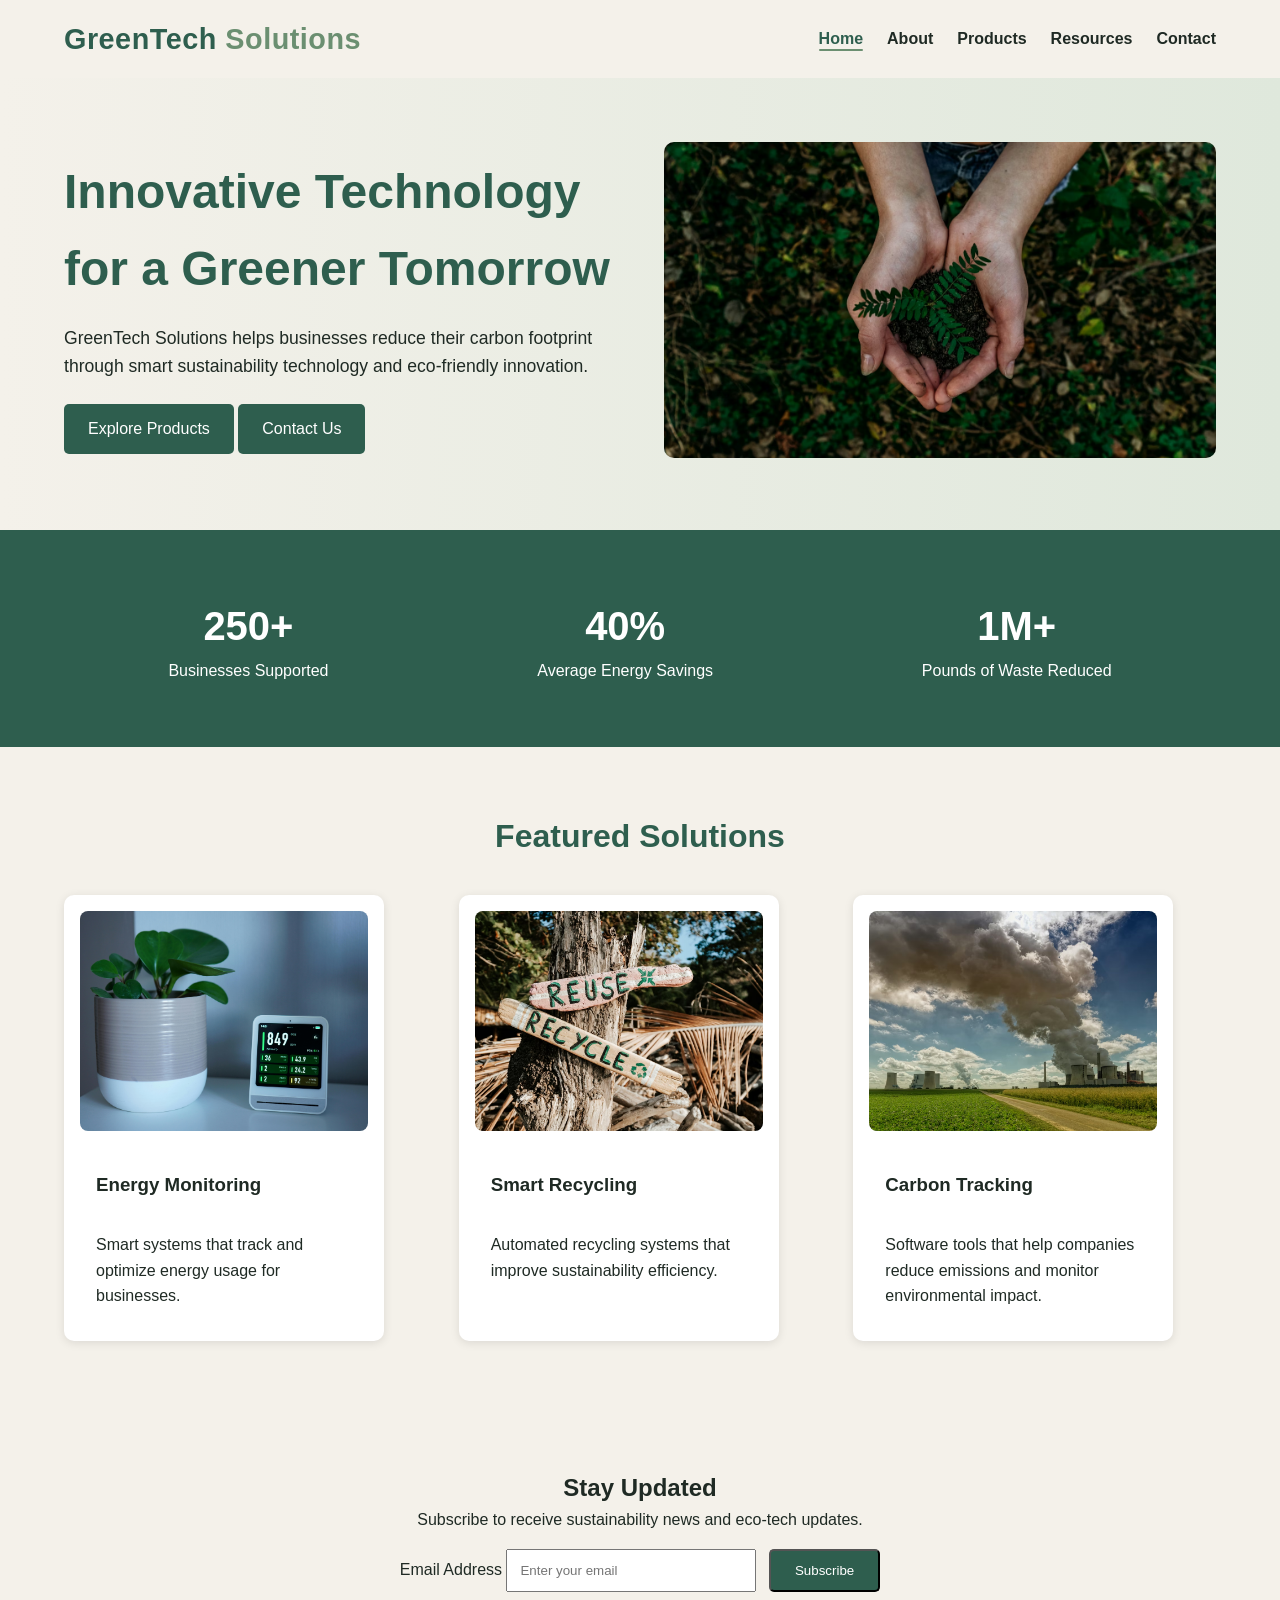
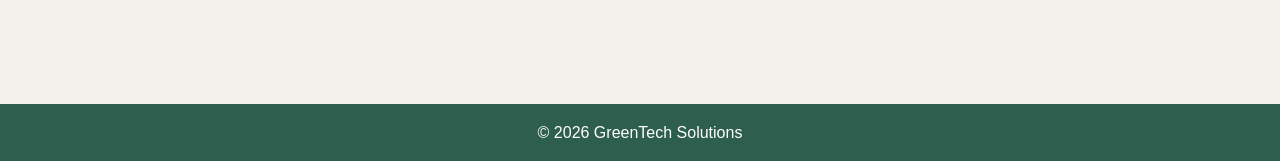
<file: index.html>
<!DOCTYPE html>
<html lang="en">

<head>
    <meta charset="UTF-8">

    <meta name="viewport"
          content="width=device-width, initial-scale=1.0">

    <title>GreenTech Solutions</title>

    <link rel="stylesheet" href="css/styles.css">
</head>

<body>

<header>
    <nav class="navbar container">

<h1 class="logo">
    <span class="logo-green">GreenTech</span>
    <span class="logo-sage">Solutions</span>
</h1>

        <ul class="nav-links">
            <li><a href="index.html" class="active">Home</a></li>
            <li><a href="about.html">About</a></li>
            <li><a href="products.html">Products</a></li>
            <li><a href="resources.html">Resources</a></li>
            <li><a href="contact.html">Contact</a></li>
        </ul>
    </nav>
</header>

<section class="banner">
    <div class="banner-content container">
        <div class="banner-text">
            <h2>Innovative Technology for a Greener Tomorrow</h2>

            <p>
                GreenTech Solutions helps businesses reduce their carbon footprint
                through smart sustainability technology and eco-friendly innovation.
            </p>

            <div class="banner-buttons">
                <a href="products.html" class="btn">Explore Products</a>

                <a href="contact.html" class="btn">Contact Us</a>
            </div>
        </div>

        <div class="banner-image">
            <img src="images/ecofriendly.jpg"
                 alt="Eco-friendly technology and sustainability">
        </div>
    </div>
</section>

<section class="stats">
    <div class="container stats-grid">

        <div class="stat-item">
            <h3>250+</h3>
            <p>Businesses Supported</p>
        </div>

        <div class="stat-item">
            <h3>40%</h3>
            <p>Average Energy Savings</p>
        </div>

        <div class="stat-item">
            <h3>1M+</h3>
            <p>Pounds of Waste Reduced</p>
        </div>

    </div>
</section>

<section class="featured-products">
    <div class="container">

        <h2 class="section-title">Featured Solutions</h2>

        <div class="card-grid">

            <article class="product-card">
                <img src="images/energymanagement.jpg"
                     alt="Solar energy management system">

                <h3>Energy Monitoring</h3>

                <p>
                    Smart systems that track and optimize energy usage
                    for businesses.
                </p>
            </article>

            <article class="product-card">
                <img src="images/recycle.jpg"
                     alt="Reuse and Recycle signs on a tree">

                <h3>Smart Recycling</h3>

                <p>
                    Automated recycling systems that improve sustainability
                    efficiency.
                </p>
            </article>

            <article class="product-card">
                <img src="images/carbon.jpg"
                     alt="A factory with carbon emissions">

                <h3>Carbon Tracking</h3>

                <p>
                    Software tools that help companies reduce emissions
                    and monitor environmental impact.
                </p>
            </article>

        </div>
    </div>
</section>

<section class="newsletter">
    <div class="container">

        <h2>Stay Updated</h2>

        <p>
            Subscribe to receive sustainability news and eco-tech updates.
        </p>

        <form id="newsletter-form">

            <label for="email" class="sr-only">
                Email Address
            </label>

            <input type="email"
                   id="email"
                   placeholder="Enter your email">

            <button type="submit" class="btn">
                Subscribe
            </button>

        </form>

        <p id="form-message"></p>

    </div>
</section>

<footer>
    <div class="container">
        <p>&copy; 2026 GreenTech Solutions</p>
    </div>
</footer>

<script src="javascript/script.js"></script>
</body>
</html>
</file>
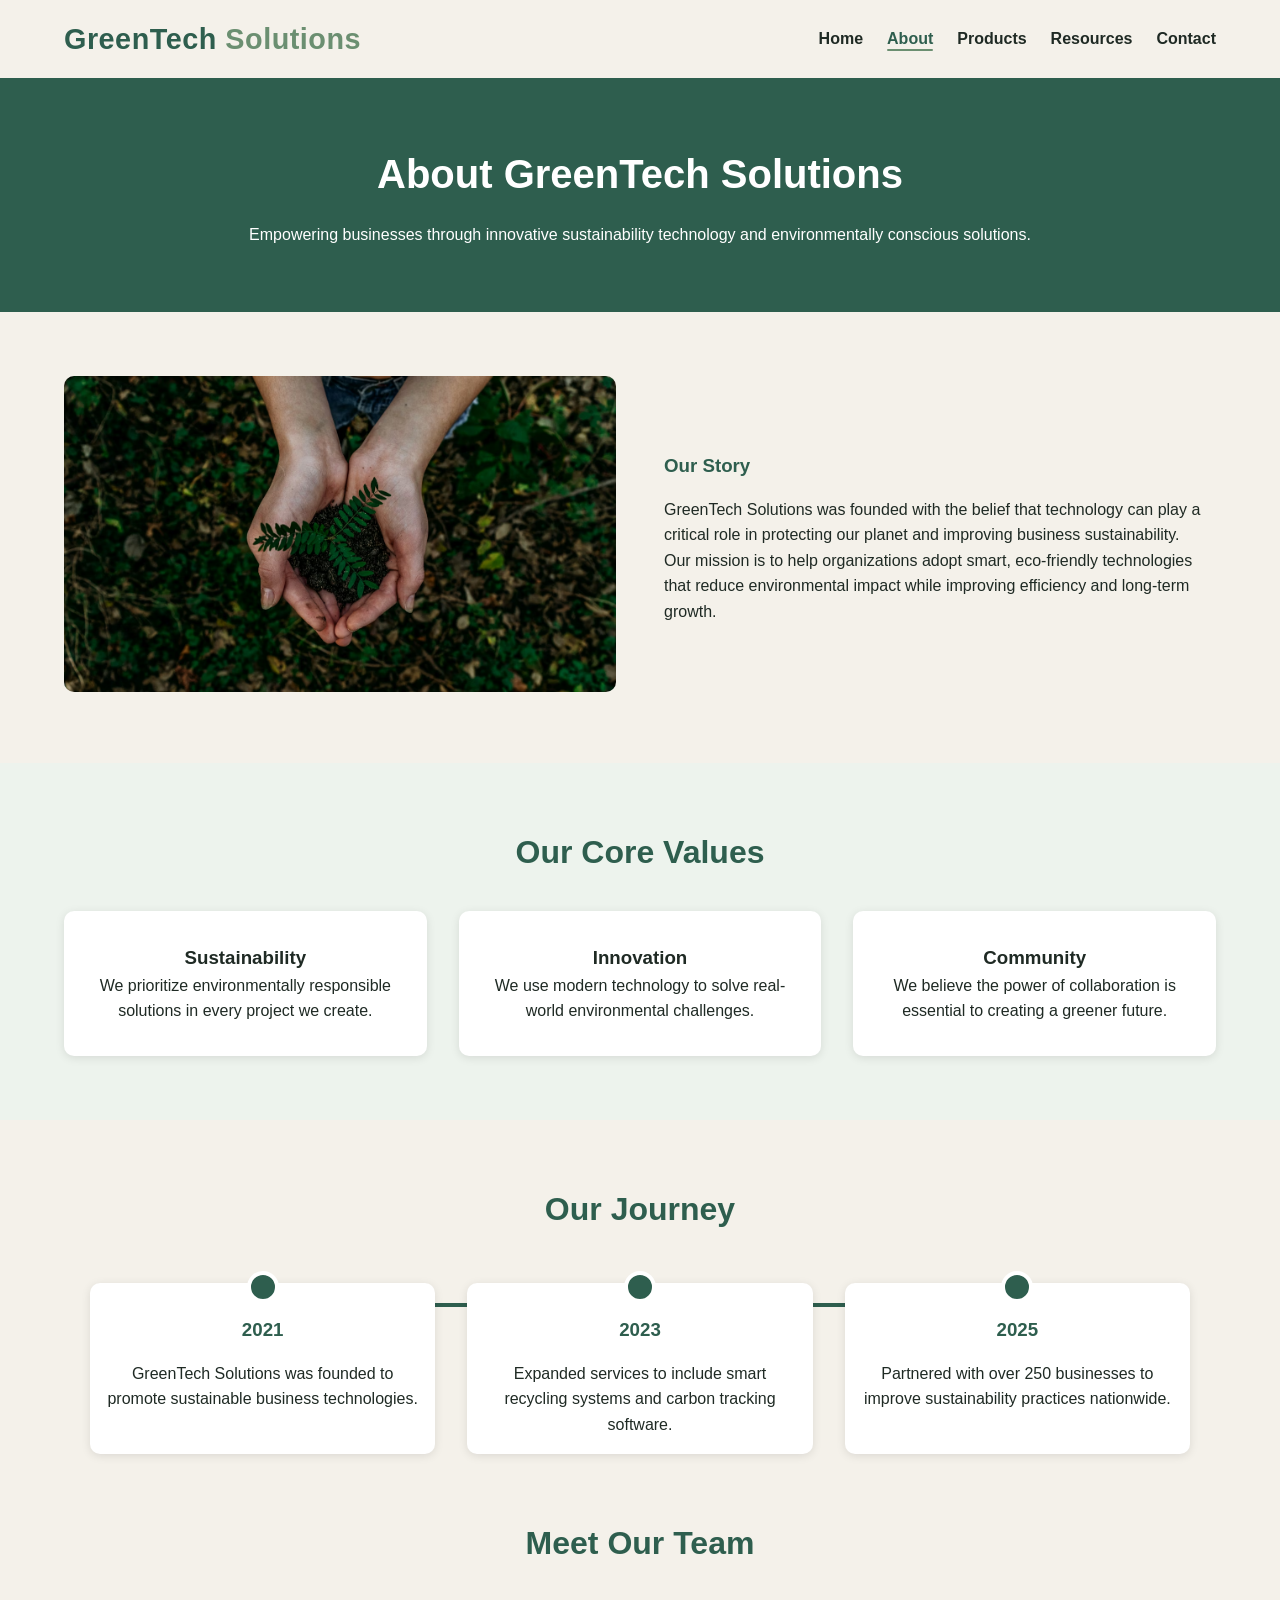
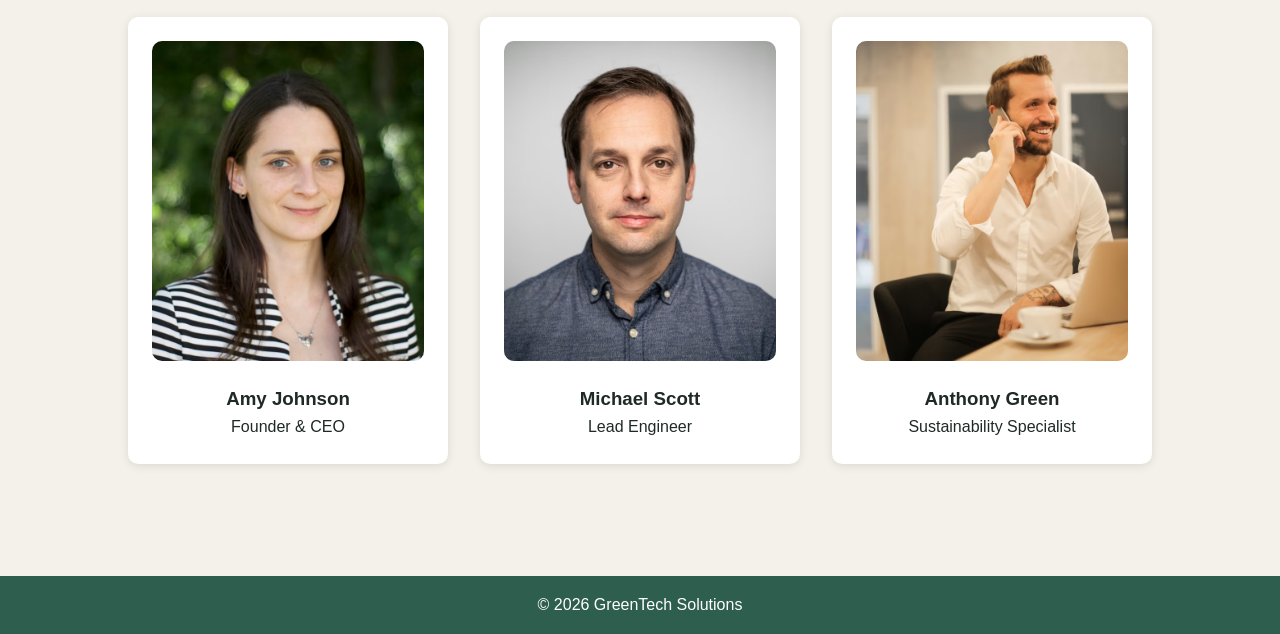
<file: about.html>
<!DOCTYPE html>
<html lang="en">

<head>
    <meta charset="UTF-8">

    <meta name="viewport"
          content="width=device-width, initial-scale=1.0">

    <title>GreenTech Solutions</title>

    <link rel="stylesheet" href="css/styles.css">
</head>

<body>

<header>
    <nav class="navbar container">

<h1 class="logo">
    <span class="logo-green">GreenTech</span>
    <span class="logo-sage">Solutions</span>
</h1>

        <ul class="nav-links">
            <li><a href="index.html">Home</a></li>
            <li><a href="about.html" class="active">About</a></li>
            <li><a href="products.html">Products</a></li>
            <li><a href="resources.html">Resources</a></li>
            <li><a href="contact.html">Contact</a></li>
        </ul>
    </nav>
</header>

<section class="page-banner">
    <div class="container">

        <h2>About GreenTech Solutions</h2>

        <p>
            Empowering businesses through innovative sustainability
            technology and environmentally conscious solutions.
        </p>

    </div>
</section>

<section class="about-story">
    <div class="container about-grid">

        <div class="about-image">

            <img src="images/ecofriendly.jpg"
                 alt="Hands holding a small plant growing in soil">

        </div>

        <article class="about-text">

            <h3>Our Story</h3>

            <p>
                GreenTech Solutions was founded with the belief that
                technology can play a critical role in protecting
                our planet and improving business sustainability.
            </p>

            <p>
                Our mission is to help organizations adopt smart,
                eco-friendly technologies that reduce environmental
                impact while improving efficiency and long-term growth.
            </p>

        </article>

    </div>
</section>

<section class="values-section">
    <div class="container">

        <h2 class="section-title">Our Core Values</h2>

        <div class="values-grid">

            <article class="value-card">

                <h3>Sustainability</h3>

                <p>
                    We prioritize environmentally responsible
                    solutions in every project we create.
                </p>

            </article>

            <article class="value-card">

                <h3>Innovation</h3>

                <p>
                    We use modern technology to solve real-world
                    environmental challenges.
                </p>

            </article>

            <article class="value-card">

                <h3>Community</h3>

                <p>
                    We believe the power of collaboration is essential to
                    creating a greener future.
                </p>

            </article>

        </div>
    </div>
</section>
            
            <section class="timeline-section">
    <div class="container">

        <h2 class="section-title">Our Journey</h2>

        <div class="timeline">

            <article class="timeline-item">

                <h3>2021</h3>

                <p>
                    GreenTech Solutions was founded to promote
                    sustainable business technologies.
                </p>

            </article>

            <article class="timeline-item">

                <h3>2023</h3>

                <p>
                    Expanded services to include smart recycling
                    systems and carbon tracking software.
                </p>

            </article>

            <article class="timeline-item">

                <h3>2025</h3>

                <p>
                    Partnered with over 250 businesses to improve
                    sustainability practices nationwide.
                </p>

            </article>

        </div>
    </div>
</section>

<section class="team-section">
    <div class="container">

        <h2 class="section-title">Meet Our Team</h2>

        <div class="team-grid">

            <article class="team-card">

                <img src="images/team3.jpg"
                     alt="CEO of GreenTech Solutions">

                <h3>Amy Johnson</h3>

                <p>Founder & CEO</p>

            </article>

            <article class="team-card">

                <img src="images/team2.jpg"
                     alt="Lead sustainability engineer">

                <h3>Michael Scott</h3>

                <p>Lead Engineer</p>

            </article>

            <article class="team-card">

                <img src="images/team1.jpg"
                     alt="Environmental technology specialist">

                <h3>Anthony Green</h3>

                <p>Sustainability Specialist</p>

            </article>

        </div>
    </div>
</section>

        </div>
    </div>
</section>

<footer>
    <div class="container">
        <p>&copy; 2026 GreenTech Solutions</p>
    </div>
</footer>

<script src="javascript/script.js"></script>
</body>
</html>
</file>
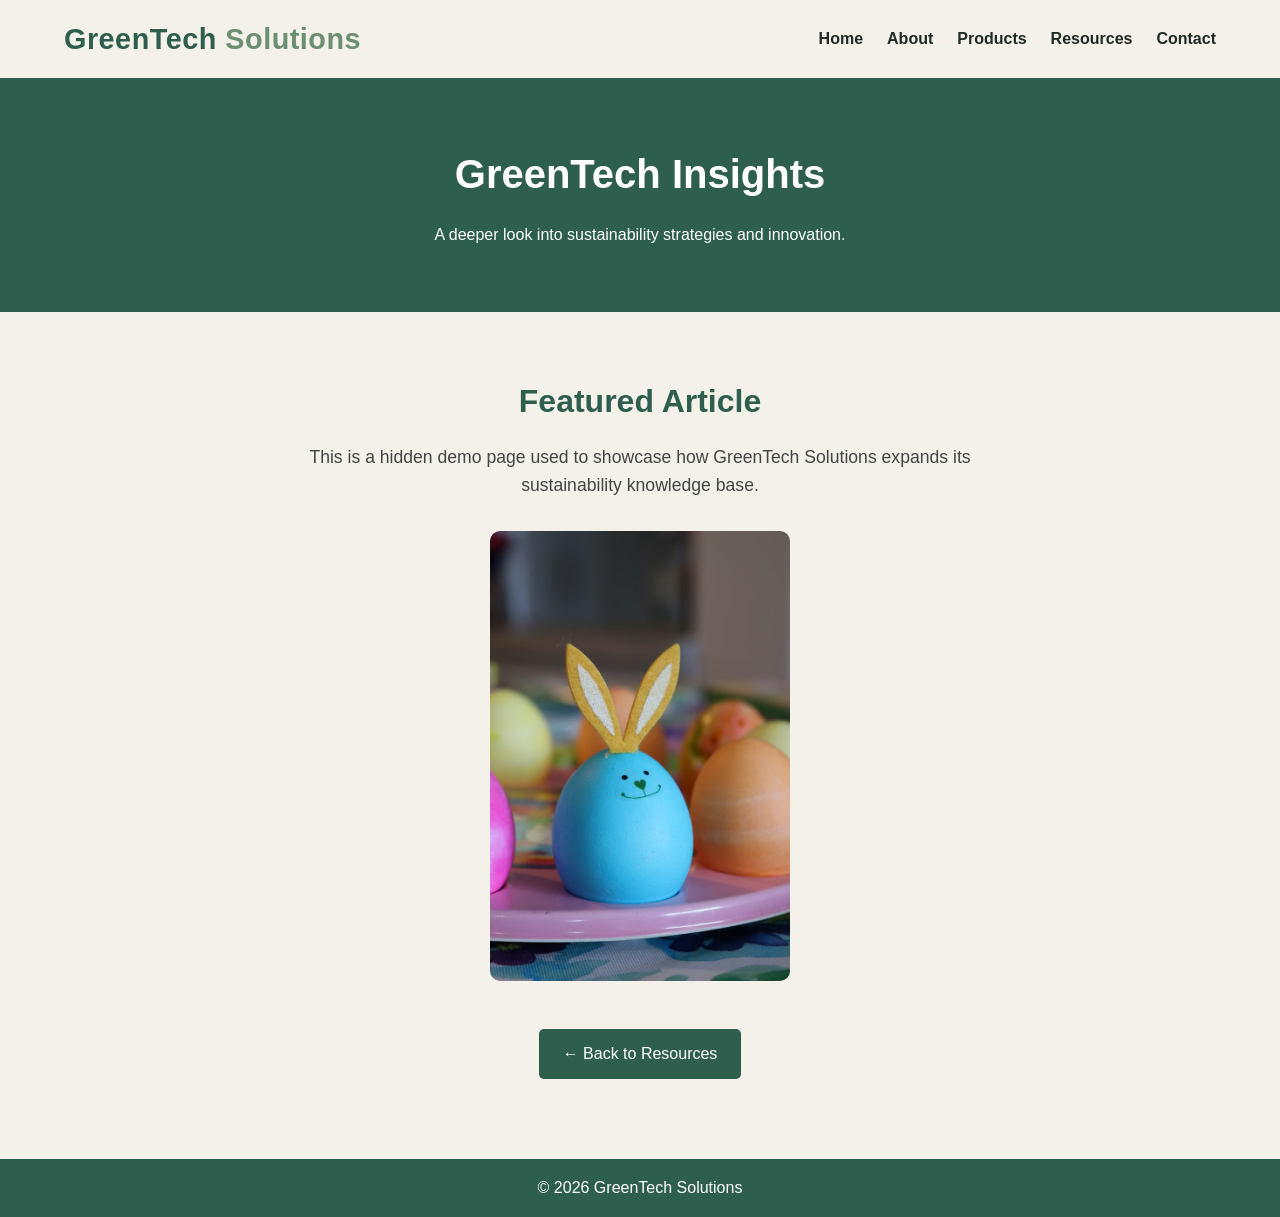
<file: blog-post.html>
<!DOCTYPE html>
<html lang="en">
<head>
    <meta charset="UTF-8">
    <meta name="viewport" content="width=device-width, initial-scale=1.0">
    <title>GreenTech Insights</title>

    <link rel="stylesheet" href="css/styles.css">
</head>

<body>

<header>
    <nav class="navbar container">
        <h1 class="logo">
            <span class="logo-green">GreenTech</span>
            <span class="logo-sage">Solutions</span>
        </h1>

        <ul class="nav-links">
            <li><a href="index.html">Home</a></li>
            <li><a href="about.html">About</a></li>
            <li><a href="products.html">Products</a></li>
            <li><a href="resources.html">Resources</a></li>
            <li><a href="contact.html">Contact</a></li>
        </ul>
    </nav>
</header>

<section class="page-banner">
    <div class="container">
        <h2>GreenTech Insights</h2>
        <p>A deeper look into sustainability strategies and innovation.</p>
    </div>
</section>

<section class="resources-intro">
    <div class="container">
        <h3>Featured Article</h3>

        <p>
            This is a hidden demo page used to showcase how GreenTech Solutions
            expands its sustainability knowledge base.
        </p>

        <img src="images/easteregg.jpg" alt="An easter egg on the blog post page" class="blog-image">

        <a href="resources.html" class="btn" style="margin-top: 1rem;">
            ← Back to Resources
        </a>
    </div>
</section>

<footer>
    <div class="container">
        <p>&copy; 2026 GreenTech Solutions</p>
    </div>
</footer>

</body>
</html>
</file>
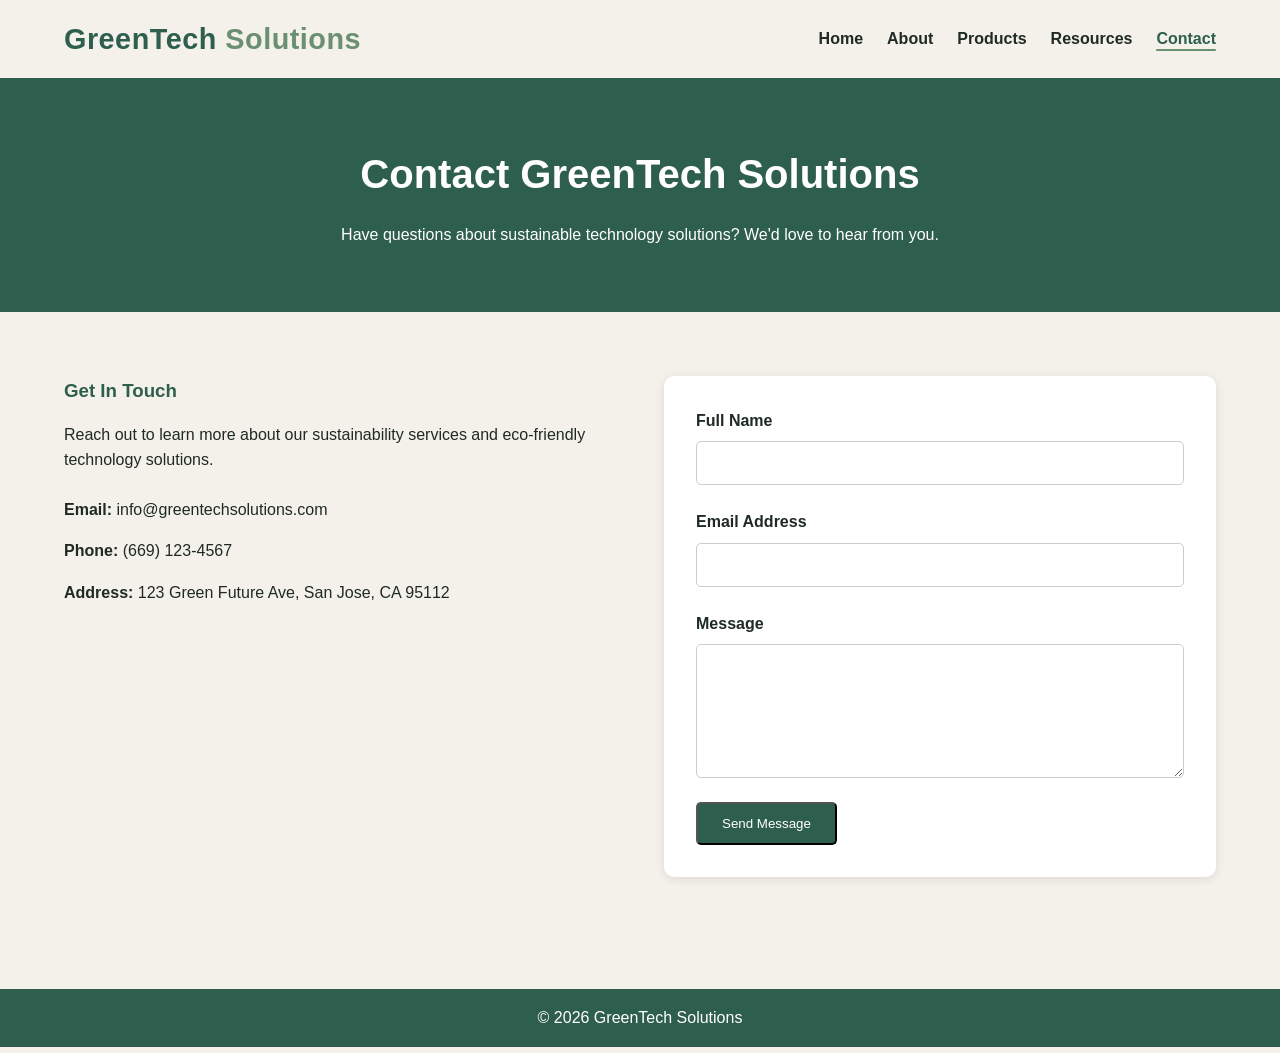
<file: contact.html>
<!DOCTYPE html>
<html lang="en">

<head>
    <meta charset="UTF-8">

    <meta name="viewport"
          content="width=device-width, initial-scale=1.0">

    <title>GreenTech Solutions</title>

    <link rel="stylesheet" href="css/styles.css">
</head>

<body>

<header>
    <nav class="navbar container">

<h1 class="logo">
    <span class="logo-green">GreenTech</span>
    <span class="logo-sage">Solutions</span>
</h1>

        <ul class="nav-links">
            <li><a href="index.html">Home</a></li>
            <li><a href="about.html">About</a></li>
            <li><a href="products.html">Products</a></li>
            <li><a href="resources.html">Resources</a></li>
            <li><a href="contact.html" class="active">Contact</a></li>
        </ul>
    </nav>
</header>

<section class="page-banner">
    <div class="container">

        <h2>Contact GreenTech Solutions</h2>

        <p>
            Have questions about sustainable technology solutions?
            We'd love to hear from you.
        </p>

    </div>
</section>

<section class="contact-section">
    <div class="container contact-grid">

        <!-- Contact Information -->
        <article class="contact-info">

            <h3>Get In Touch</h3>

            <p>
                Reach out to learn more about our sustainability
                services and eco-friendly technology solutions.
            </p>

            <ul>
                <li><strong>Email:</strong> info@greentechsolutions.com</li>

                <li><strong>Phone:</strong> (669) 123-4567</li>

                <li>
                    <strong>Address:</strong>
                    123 Green Future Ave,
                    San Jose, CA 95112
                </li>
            </ul>

        </article>

        <!-- Contact Form -->
        <article class="contact-form-container">

            <form id="contactForm">

                <div class="form-group">

                    <label for="name">
                        Full Name
                    </label>

                    <input
                        type="text"
                        id="name"
                        required>

                </div>

                <div class="form-group">

                    <label for="email">
                        Email Address
                    </label>

                    <input
                        type="email"
                        id="contactEmail"
                        required>

                </div>

                <div class="form-group">

                    <label for="message">
                        Message
                    </label>

                    <textarea
                        id="message"
                        rows="6"
                        required>
                    </textarea>

                </div>

                <button type="submit" class="btn">
                    Send Message
                </button>

                <p id="contactMessage"></p>

            </form>

        </article>

    </div>
</section>

<footer>
    <div class="container">
        <p>&copy; 2026 GreenTech Solutions</p>
    </div>
</footer>

<script src="javascript/script.js"></script>
</body>
</html>
</file>
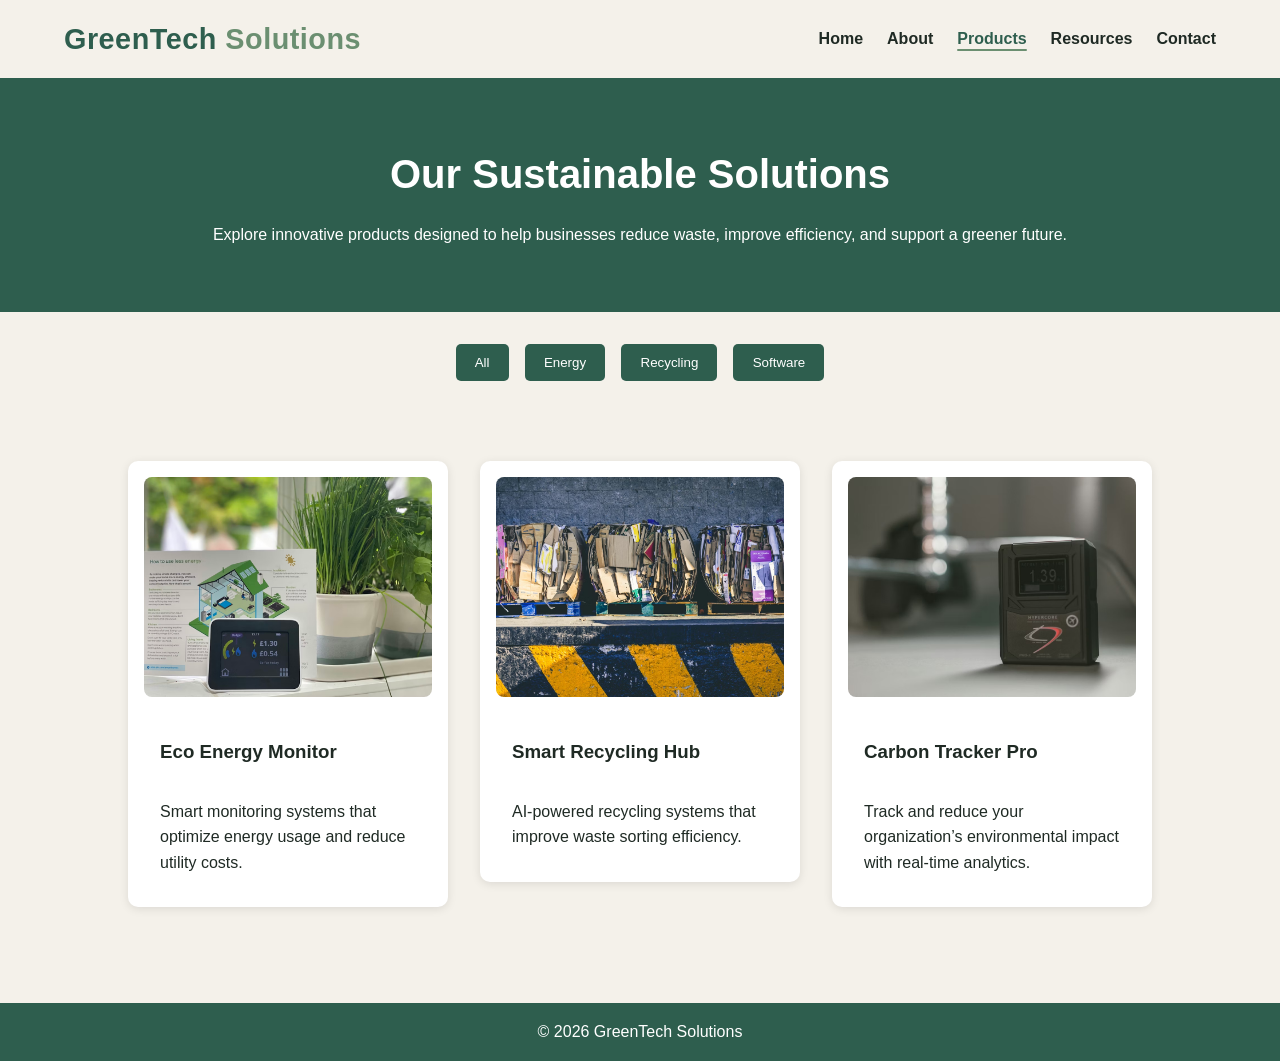
<file: products.html>
<!DOCTYPE html>
<html lang="en">

<head>
    <meta charset="UTF-8">

    <meta name="viewport"
          content="width=device-width, initial-scale=1.0">

    <title>GreenTech Solutions</title>

    <link rel="stylesheet" href="css/styles.css">
</head>

<body>
<header>
    <nav class="navbar container">

<h1 class="logo">
    <span class="logo-green">GreenTech</span>
    <span class="logo-sage">Solutions</span>
</h1>

        <ul class="nav-links">
            <li><a href="index.html">Home</a></li>
            <li><a href="about.html">About</a></li>
            <li><a href="products.html" class="active">Products</a></li>
            <li><a href="resources.html">Resources</a></li>
            <li><a href="contact.html">Contact</a></li>
        </ul>
    </nav>
</header>

<section class="page-banner">
    <div class="container">

        <h2>Our Sustainable Solutions</h2>

        <p>
            Explore innovative products designed to help businesses
            reduce waste, improve efficiency, and support a greener future.
        </p>

    </div>
</section>

<section class="product-controls">
    <div class="container">

        <div class="filter-buttons">

            <button class="filter-btn" data-category="all">
                All
            </button>

            <button class="filter-btn" data-category="energy">
                Energy
            </button>

            <button class="filter-btn" data-category="recycling">
                Recycling
            </button>

            <button class="filter-btn" data-category="software">
                Software
            </button>

        </div>

    </div>
</section>

<section class="products">
    <div class="container">

        <div class="products-grid">

            <article class="product-card" data-category="energy">

                <img src="images/ecotracker.jpg"
                     alt="Solar energy monitoring device">

                <h3>Eco Energy Monitor</h3>

                <p>
                    Smart monitoring systems that optimize energy usage
                    and reduce utility costs.
                </p>

            </article>

            <article class="product-card" data-category="recycling">

                <img src="images/recycle2.jpg"
                     alt="Efficient recycling system in action">

                <h3>Smart Recycling Hub</h3>

                <p>
                    AI-powered recycling systems that improve waste sorting
                    efficiency.
                </p>

            </article>

            <article class="product-card" data-category="software">

                <img src="images/carbontracker.jpg"
                     alt="Carbon footprint tracking device">

                <h3>Carbon Tracker Pro</h3>

                <p>
                    Track and reduce your organization’s environmental impact
                    with real-time analytics.
                </p>

            </article>

        </div>
    </div>
</section>

<footer>
    <div class="container">
        <p>&copy; 2026 GreenTech Solutions</p>
    </div>
</footer>

<script src="javascript/script.js"></script>
</body>
</html>
</file>
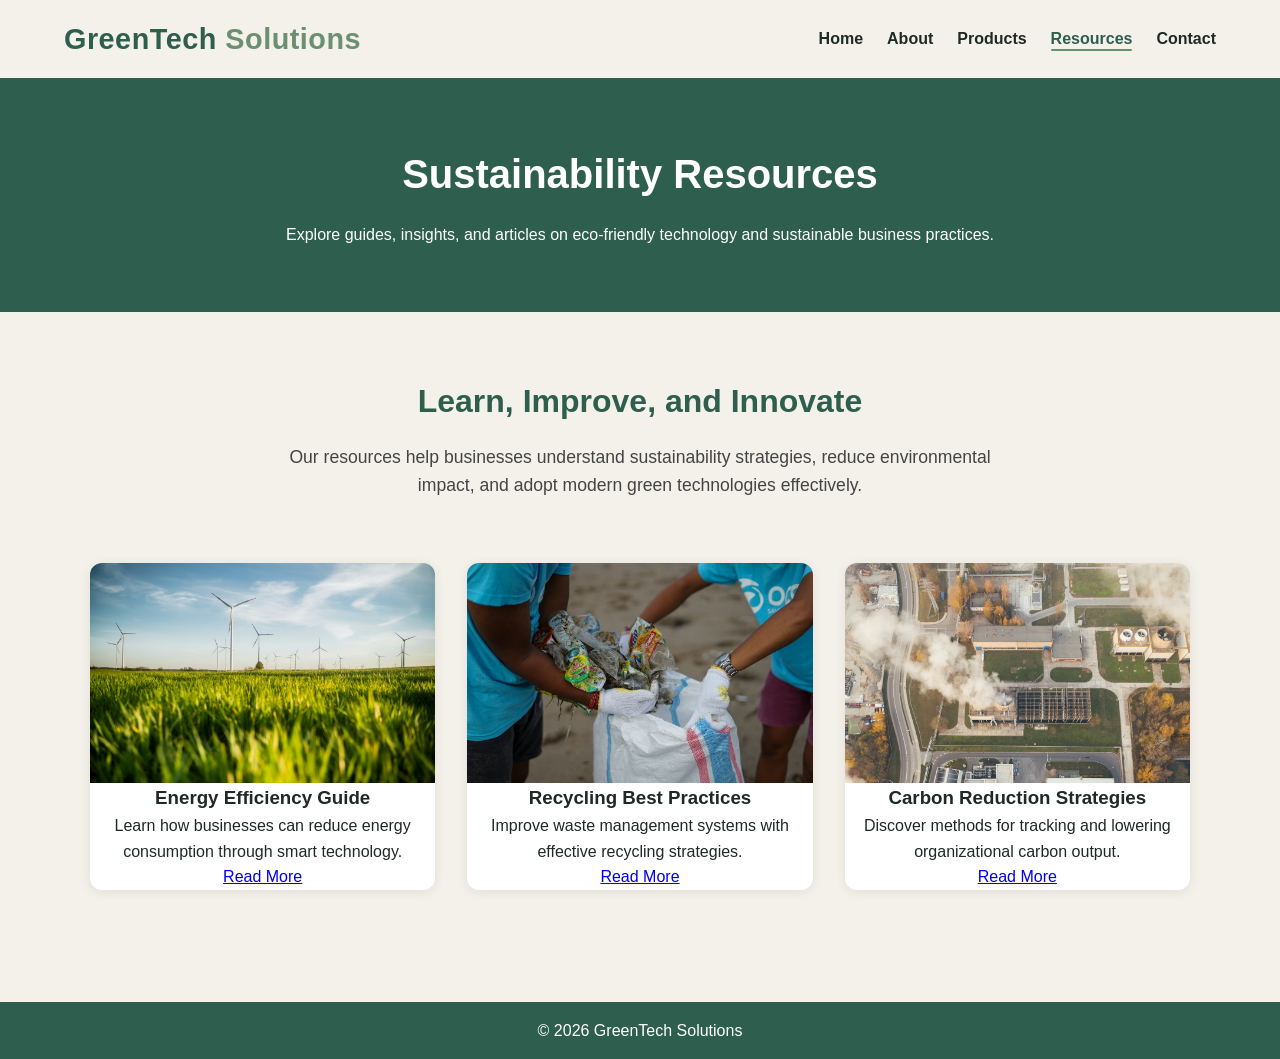
<file: resources.html>
<!DOCTYPE html>
<html lang="en">

<head>
    <meta charset="UTF-8">

    <meta name="viewport"
          content="width=device-width, initial-scale=1.0">

    <title>GreenTech Solutions</title>

    <link rel="stylesheet" href="css/styles.css">
</head>

<body>

<header>
    <nav class="navbar container">

<h1 class="logo">
    <span class="logo-green">GreenTech</span>
    <span class="logo-sage">Solutions</span>
</h1>

        <ul class="nav-links">
            <li><a href="index.html">Home</a></li>
            <li><a href="about.html">About</a></li>
            <li><a href="products.html">Products</a></li>
            <li><a href="resources.html" class="active">Resources</a></li>
            <li><a href="contact.html">Contact</a></li>
        </ul>
    </nav>
</header>

<section class="page-banner">
    <div class="container">

        <h2>Sustainability Resources</h2>

        <p>
            Explore guides, insights, and articles on eco-friendly
            technology and sustainable business practices.
        </p>

    </div>
</section>

<section class="resources-intro">
    <div class="container">

        <h3>Learn, Improve, and Innovate</h3>

        <p>
            Our resources help businesses understand sustainability
            strategies, reduce environmental impact, and adopt modern
            green technologies effectively.
        </p>

    </div>
</section>

<section class="resources">
    <div class="container">

        <div class="resources-grid">

            <article class="resource-card">

                <img src="images/greenfield.jpg"
                     alt="A grassy field with wind turbines in the background">

                <h3>Energy Efficiency Guide</h3>

                <p>
                    Learn how businesses can reduce energy consumption
                    through smart technology.
                </p>

                    <a href="blog-post.html" class="resource-link">Read More</a>

            </article>

            <article class="resource-card">

                <img src="images/recycle3.jpg"
                     alt="Volunteers in blue shirts sorting recyclables">

                <h3>Recycling Best Practices</h3>

                <p>
                    Improve waste management systems with effective
                    recycling strategies.
                </p>

                <a href="blog-post.html" class="resource-link">Read More</a>

            </article>

            <article class="resource-card">

                <img src="images/carbon2.jpg"
                     alt="Factory facility with carbon emissions">

                <h3>Carbon Reduction Strategies</h3>

                <p>
                    Discover methods for tracking and lowering
                    organizational carbon output.
                </p>

                <a href="blog-post.html" class="resource-link">Read More</a>

            </article>

        </div>
    </div>
</section>

<footer>
    <div class="container">
        <p>&copy; 2026 GreenTech Solutions</p>
    </div>
</footer>

<script src="javascript/script.js"></script>
</body>
</html>
</file>
<file: css/styles.css>
/* ===== GLOBAL RESET ===== */
* {
    margin: 0;
    padding: 0;
    box-sizing: border-box;
}

/* ===== ROOT VARIABLES ===== */
:root {
    --forest: #2E5E4E;
    --sage: #6B8F71;
    --cream: #F4F1EA;
    --earth: #8B6F47;
    --dark: #1F2A24;
    --light: #ffffff;
}

/* ===== LOGO ===== */
.logo {
    font-size: 1.8rem;
    font-weight: 700;
    letter-spacing: 0.5px;
    transition: text-shadow 0.3s ease, transform 0.3s ease;
}

.logo:hover {
    transform: scale(1.02);
    text-shadow:
        0 0 4px rgba(255, 255, 255, 0.5),
        0 0 10px rgba(255, 255, 255, 0.3);
}

.logo-green {
    color: var(--forest);
}

.logo-sage {
    color: var(--sage);
}

/* ===== BODY ===== */
body {
    font-family: Arial, Helvetica, sans-serif;
    background-color: var(--cream);
    color: var(--dark);
    line-height: 1.6;
}

/* ===== CONTAINER ===== */
.container {
    width: 90%;
    max-width: 1200px;
    margin: auto;
}

/* ===== NAVBAR ===== */
.navbar {
    display: flex;
    justify-content: space-between;
    align-items: center;
    padding: 1rem 0;
}

.nav-links {
    display: flex;
    list-style: none;
    gap: 1.5rem;
}

.nav-links a {
    text-decoration: none;
    color: var(--dark);
    font-weight: bold;
    position: relative;
    transition: color 0.3s ease, text-shadow 0.3s ease;
}

.nav-links a:hover {
    color: var(--forest);
    text-shadow:
        0 0 4px rgba(255, 255, 255, 0.5),
        0 0 10px rgba(255, 255, 255, 0.3);
}

.nav-links a.active {
    color: var(--forest);
}

.nav-links a.active::after {
    content: "";
    position: absolute;
    left: 0;
    bottom: -4px;
    width: 100%;
    height: 2px;
    background-color: var(--sage);
    border-radius: 2px;
}

/* ==== BUTTONS ===== */
.btn {
    display: inline-block;
    background-color: var(--forest);
    color: white;
    padding: 0.75rem 1.5rem;
    border-radius: 5px;
    text-decoration: none;
}

.btn-secondary {
    display: inline-block;
    background-color: var(--sage);
    color: white;
    padding: 0.75rem 1.5rem;
    border-radius: 5px;
    text-decoration: none;
}

/* ===== HOME PAGE ===== */
/* ===== MISSION STATEMENT ===== */
.banner {
    padding: 4rem 0;
    background: linear-gradient(to right, #f4f1ea, #dfe8dc);
}

.banner-content {
    display: flex;
    align-items: center;
    gap: 3rem;
}

.banner-text {
    flex: 1;
}

.banner-text h2 {
    font-size: 3rem;
    margin-bottom: 1rem;
    color: var(--forest);
}

.banner-text p {
    margin-bottom: 1.5rem;
    font-size: 1.1rem;
}

.banner-image {
    flex: 1;
}

.banner-image img {
    width: 100%;
    border-radius: 10px;
}

.page-banner {
    background-color: var(--forest);
    color: white;
    text-align: center;
    padding: 4rem 1rem;
}

.page-banner h2 {
    font-size: 2.5rem;
    margin-bottom: 1rem;
}

/* ===== STATS ===== */
.stats {
    background-color: var(--forest);
    color: white;
    padding: 4rem 0;
}

.stats-grid {
    display: flex;
    justify-content: space-around;
    text-align: center;
}

.stat-item h3 {
    font-size: 2.5rem;
}

/* ===== PRODUCT CARDs ===== */
.featured-products {
    padding: 4rem 0;
}

.section-title {
    text-align: center;
    margin-bottom: 2rem;
    color: var(--forest);
    font-size: 2rem;
}

.card-grid {
    display: grid;
    grid-template-columns: repeat(3, 1fr);
    gap: 2rem;
}

.product-card {
    background-color: white;
    padding: 1rem;
    border-radius: 10px;
    transition: transform 0.3s ease;
    box-shadow: 0 2px 8px rgba(0,0,0,0.1);
}

.product-card:hover {
    transform: translateY(-8px);
}

.product-card img {
    width: 100%;
    border-radius: 8px;
    margin-bottom: 1rem;
}

.filter-btn.active {
    background-color: var(--forest);
}

.hidden {
    display: none !important;
}

/* ===== NEWSLETTER ===== */
.newsletter {
    padding: 4rem 0;
    text-align: center;
}

.newsletter form {
    margin-top: 1rem;
}

.newsletter input {
    padding: 0.75rem;
    width: 250px;
    max-width: 80%;
}

.newsletter button {
    margin-left: 0.5rem;
}

/* ===== PRODUCTS PAGE ===== */
.product-controls {
    padding: 2rem 0;
    text-align: center;
}

#searchBar {
    width: 300px;
    max-width: 90%;
    padding: 0.75rem;
    margin-bottom: 1rem;
}

.filter-buttons {
    display: flex;
    justify-content: center;
    gap: 1rem;
    flex-wrap: wrap;
}

.filter-btn {
    background-color: var(--forest);
    color: white;
    border: none;
    padding: 0.7rem 1.2rem;
    cursor: pointer;
    border-radius: 5px;
    transition: background-color 0.3s ease;
}

.filter-btn:hover {
    background-color: var(--sage);
}

.products {
    padding: 3rem 0;
}

.products-grid {
    display: grid;
    grid-template-columns: repeat(auto-fit, 320px);
    gap: 2rem;
    justify-content: center;
    align-items: start;
}

.product-card {
    background-color: white;
    width: 320px;
    border-radius: 10px;
    overflow: hidden;
    box-shadow: 0 2px 10px rgba(0,0,0,0.1);

    transition:
        transform 0.3s ease,
        box-shadow 0.3s ease;
}

.product-card:hover {
    transform: translateY(-8px);

    box-shadow: 0 5px 18px rgba(0,0,0,0.2);
}

.product-card img {
    width: 100%;
    height: 220px;
    object-fit: cover;
}

.product-card h3,
.product-card p {
    padding: 1rem;
}

/* ===== CONTACTS PAGE ===== */
.contact-section {
    padding: 4rem 0;
}

.contact-grid {
    display: grid;
    grid-template-columns: 1fr 1fr;
    gap: 3rem;
}

.contact-info h3 {
    color: var(--forest);
    margin-bottom: 1rem;
}

.contact-info ul {
    list-style: none;
    margin-top: 1.5rem;
}

.contact-info li {
    margin-bottom: 1rem;
}

.contact-form-container {
    background-color: white;
    padding: 2rem;
    border-radius: 10px;
    box-shadow: 0 2px 10px rgba(0,0,0,0.1);
}

.form-group {
    display: flex;
    flex-direction: column;
    margin-bottom: 1.5rem;
}

.form-group label {
    margin-bottom: 0.5rem;
    font-weight: bold;
}

.form-group input,
.form-group textarea {
    padding: 0.75rem;
    border: 1px solid #ccc;
    border-radius: 5px;
    font-size: 1rem;
}

input:focus,
textarea:focus,
button:focus {

    outline: 3px solid var(--sage);
    outline-offset: 2px;
}

/* ===== ABOUT PAGE ===== */
.about-story {
    padding: 4rem 0;
}

.about-grid {
    display: grid;
    grid-template-columns: 1fr 1fr;
    gap: 3rem;
    align-items: center;
}

.about-image img {
    width: 100%;
    border-radius: 10px;
}

.about-text h3 {
    color: var(--forest);
    margin-bottom: 1rem;
}

.values-section {
    padding: 4rem 0;
    background-color: #edf3ed;
}

.values-grid {
    display: grid;
    grid-template-columns: repeat(3, 1fr);
    gap: 2rem;
}

.value-card {
    background-color: white;
    padding: 2rem;
    border-radius: 10px;
    text-align: center;
    box-shadow: 0 2px 10px rgba(0,0,0,0.1);
    transition: transform 0.3s ease;
}

.value-card:hover {
    transform: translateY(-6px);
}

.timeline {
    display: flex;
    justify-content: center;
    align-items: stretch;
    gap: 2rem;
    margin: 3rem auto 0 auto;
    max-width: 1100px;
    position: relative;
}

.timeline::before {
    content: "";
    position: absolute;
    top: 20px;
    left: 8%;
    width: 84%;
    height: 4px;
    background-color: var(--forest);
    z-index: 0;
}

.timeline-item {
    position: relative;
    background-color: white;
    padding: 2rem 1rem 1rem;
    border-radius: 10px;
    box-shadow: 0 2px 10px rgba(0,0,0,0.1);
    text-align: center;
    flex: 1;
    z-index: 1;
}

.timeline-item::before {
    content: "";
    position: absolute;
    top: -12px;
    left: 50%;
    transform: translateX(-50%);
    width: 24px;
    height: 24px;
    border-radius: 50%;
    background-color: var(--forest);
    border: 4px solid white;
}

.timeline-item h3 {
    color: var(--forest);
    margin-bottom: 1rem;
}

.timeline-section {
    padding: 4rem 0 2rem 0;
    text-align: center;
}

.team-section {
    padding: 2rem 0 4rem 0;
    text-align: center;
}

.team-grid {
    display: flex;
    align-items: stretch;
    justify-content: center;
    gap: 2rem;
    flex-wrap: wrap;
    max-width: 1100px;
    margin: 3rem auto 0 auto;
}

.team-card {
    width: 320px;
    background-color: white;
    padding: 1.5rem;
    border-radius: 10px;
    text-align: center;
    box-shadow: 0 2px 10px rgba(0,0,0,0.1);
    transition: transform 0.3s ease;
}

.team-card:hover {
    transform: translateY(-6px);
}

.team-card img {
    width: 100%;
    height: 320px;
    object-fit: cover;
    border-radius: 10px;
    margin-bottom: 1rem;
}

/* ===== RESOURCES PAGE ===== */

.resources-intro {
    padding: 4rem 0 2rem 0;
    text-align: center;
}

.resources-intro h3 {
    font-size: 2rem;
    color: var(--forest);
    margin-bottom: 1rem;
}

.resources-intro p {
    max-width: 750px;
    margin: auto;
    font-size: 1.1rem;
    color: #444;
}

.resources {
    padding: 2rem 0 4rem 0;
}

.resources-grid {
    display: grid;
    grid-template-columns: repeat(auto-fit, minmax(300px, 1fr));
    gap: 2rem;
    max-width: 1100px;
    margin: auto;
}

.resource-card {
    text-align: center;
    background-color: white;
    border-radius: 12px;
    overflow: hidden;
    box-shadow: 0 2px 12px rgba(0,0,0,0.08);
    transition:
        transform 0.3s ease,
        box-shadow 0.3s ease;
    display: flex;
    flex-direction: column;
}

.resource-card:hover {
    transform: translateY(-8px);
    box-shadow: 0 6px 20px rgba(0,0,0,0.15);
}

.resource-card img {
    width: 100%;
    height: 220px;
    object-fit: cover;
}

.blog-image {
    display: block;
    margin: 2rem auto;
    max-width: 300px;
    width: 80%;
    height: auto;
    border-radius: 10px;
}

/* ===== FOOTER ===== */
footer {
    background-color: var(--forest);
    color: white;
    text-align: center;
    padding: 1rem;
    margin-top: 3rem;
}

/* ===== MOBILE ===== */
@media (max-width: 768px) {
    .navbar {
        flex-direction: column;
    }

    .nav-links {
        flex-direction: column;
        text-align: center;
        margin-top: 1rem;
    }

    .hero-content {
        flex-direction: column;
        text-align: center;
    }

    .card-grid {
        grid-template-columns: 1fr;
    }

    .stats-grid {
        flex-direction: column;
        gap: 2rem;
    }

    .hero-text h2 {
        font-size: 2rem;
    }
    
        .products-grid {
        grid-template-columns: 1fr;
    }

    .filter-buttons {
        flex-direction: column;
        align-items: center;
    }

    #searchBar {
        width: 100%;
    }
    
        .contact-grid {
        grid-template-columns: 1fr;
    }

    .contact-form-container {
        padding: 1.5rem;
    }

    .timeline,
    .team-grid {
        flex-direction: column;
        align-items: center;
    }

    .timeline::before {
        display: none;
    }
    
    .resources-grid {
    grid-template-columns: 1fr;
}
}
</file>
